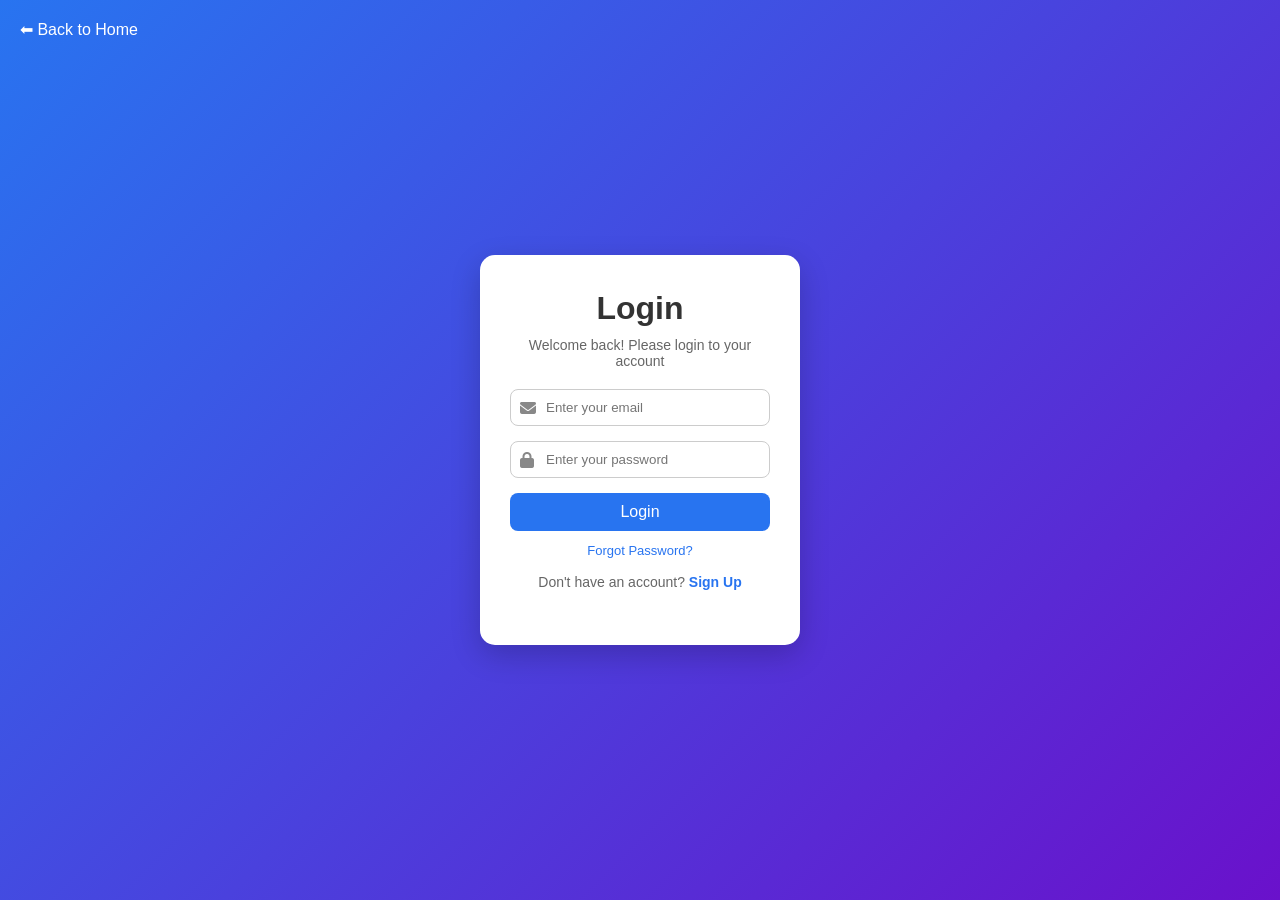
<file: login.html>
<!DOCTYPE html>
<html lang="en">
<head>
  <meta charset="UTF-8">
  <title>Login - Buy & Sell</title>

  <!-- CSS FILE -->
  <link rel="stylesheet" href="login.css">

  <!-- Font Awesome Icons -->
  <link rel="stylesheet" href="https://cdnjs.cloudflare.com/ajax/libs/font-awesome/6.5.0/css/all.min.css">
</head>
<body>

<!-- HEADER -->
<header>
  <a href="index.html">⬅ Back to Home</a>
</header>

<!-- LOGIN CONTAINER -->
<div class="login-container">

  <!-- TITLE -->
  <h1>Login</h1>
  <p>Welcome back! Please login to your account</p>

  <!-- FORM -->
  <form>

    <!-- EMAIL FIELD -->
    <div class="input-box">
      <i class="fa fa-envelope"></i>
      <input type="email" placeholder="Enter your email" required>
    </div>

    <!-- PASSWORD FIELD -->
    <div class="input-box">
      <i class="fa fa-lock"></i>
      <input type="password" placeholder="Enter your password" required>
    </div>

    <!-- LOGIN BUTTON -->
    <button type="submit">Login</button>

  </form>

  <!-- EXTRA LINKS -->
  <div class="extra">
    <a href="#">Forgot Password?</a>
  </div>

  <!-- SIGNUP -->
  <p class="signup-text">
    Don't have an account? <a href="signup.html">Sign Up</a>
  </p>

</div>

</body>
</html>
</file>
<file: login.css>
/* RESET */
* {
  margin: 0;
  padding: 0;
  box-sizing: border-box;
  font-family: 'Segoe UI', sans-serif;
}

/* BODY */
body {
  height: 100vh;
  display: flex;
  justify-content: center;
  align-items: center;
  background: linear-gradient(135deg, #2874f0, #6a11cb);
}

/* HEADER (Top left back button) */
header {
  position: absolute;
  top: 20px;
  left: 20px;
}

header a {
  color: white;
  text-decoration: none;
  font-weight: 500;
}

/* LOGIN BOX */
.login-container {
  background: white;
  padding: 35px 30px;
  border-radius: 15px;
  width: 320px;
  text-align: center;
  box-shadow: 0 10px 30px rgba(0,0,0,0.2);
}

/* TITLE */
.login-container h1 {
  margin-bottom: 10px;
  color: #333;
}

.login-container p {
  font-size: 14px;
  color: #666;
  margin-bottom: 20px;
}

/* INPUT BOX */
.input-box {
  position: relative;
  margin-bottom: 15px;
}

/* ICON */
.input-box i {
  position: absolute;
  top: 50%;
  left: 10px;
  transform: translateY(-50%);
  color: #888;
}

/* INPUT */
.input-box input {
  width: 100%;
  padding: 10px 10px 10px 35px;
  border: 1px solid #ccc;
  border-radius: 8px;
  outline: none;
  transition: 0.3s;
}

/* INPUT FOCUS */
.input-box input:focus {
  border-color: #2874f0;
  box-shadow: 0 0 5px rgba(40,116,240,0.5);
}

/* BUTTON */
button {
  width: 100%;
  padding: 10px;
  border: none;
  background: #2874f0;
  color: white;
  border-radius: 8px;
  cursor: pointer;
  transition: 0.3s;
  font-size: 16px;
}

/* BUTTON HOVER */
button:hover {
  background: #1e5bb8;
}

/* EXTRA LINKS */
.extra {
  margin-top: 10px;
}

.extra a {
  font-size: 13px;
  color: #2874f0;
  text-decoration: none;
}

/* SIGNUP TEXT */
.signup-text {
  margin-top: 15px;
  font-size: 14px;
}

.signup-text a {
  color: #2874f0;
  font-weight: bold;
  text-decoration: none;
}
</file>
